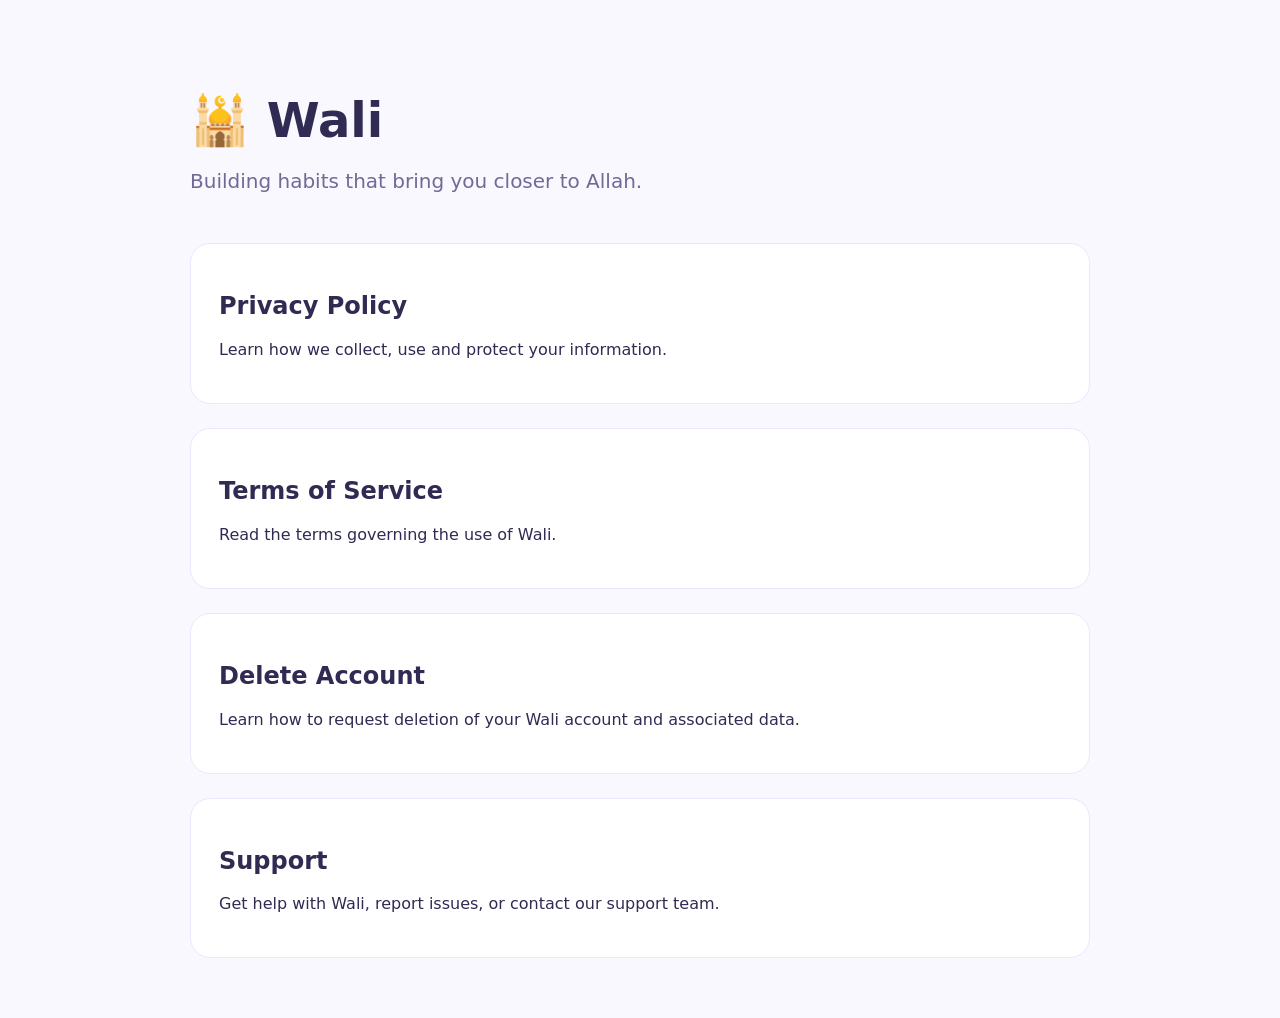
<file: index.html>
<!DOCTYPE html>
<html lang="en">
<head>
<meta charset="UTF-8">
<meta name="viewport" content="width=device-width, initial-scale=1.0">
<title>Wali Legal</title>
<link rel="stylesheet" href="styles.css">
</head>

<body>

<div class="container">

<h1>🕌 Wali</h1>

<p class="subtitle">
Building habits that bring you closer to Allah.
</p>

<div class="cards">

<a href="privacy.html" class="card">
<h2>Privacy Policy</h2>
<p>Learn how we collect, use and protect your information.</p>
</a>

<a href="terms.html" class="card">
<h2>Terms of Service</h2>
<p>Read the terms governing the use of Wali.</p>
</a>

<a href="delete-account.html" class="card">
<h2>Delete Account</h2>
<p>Learn how to request deletion of your Wali account and associated data.</p>
</a>

<a href="support.html" class="card">
<h2>Support</h2>
<p>Get help with Wali, report issues, or contact our support team.</p>
</a>

</div>

</div>

</body>
</html>
</file>
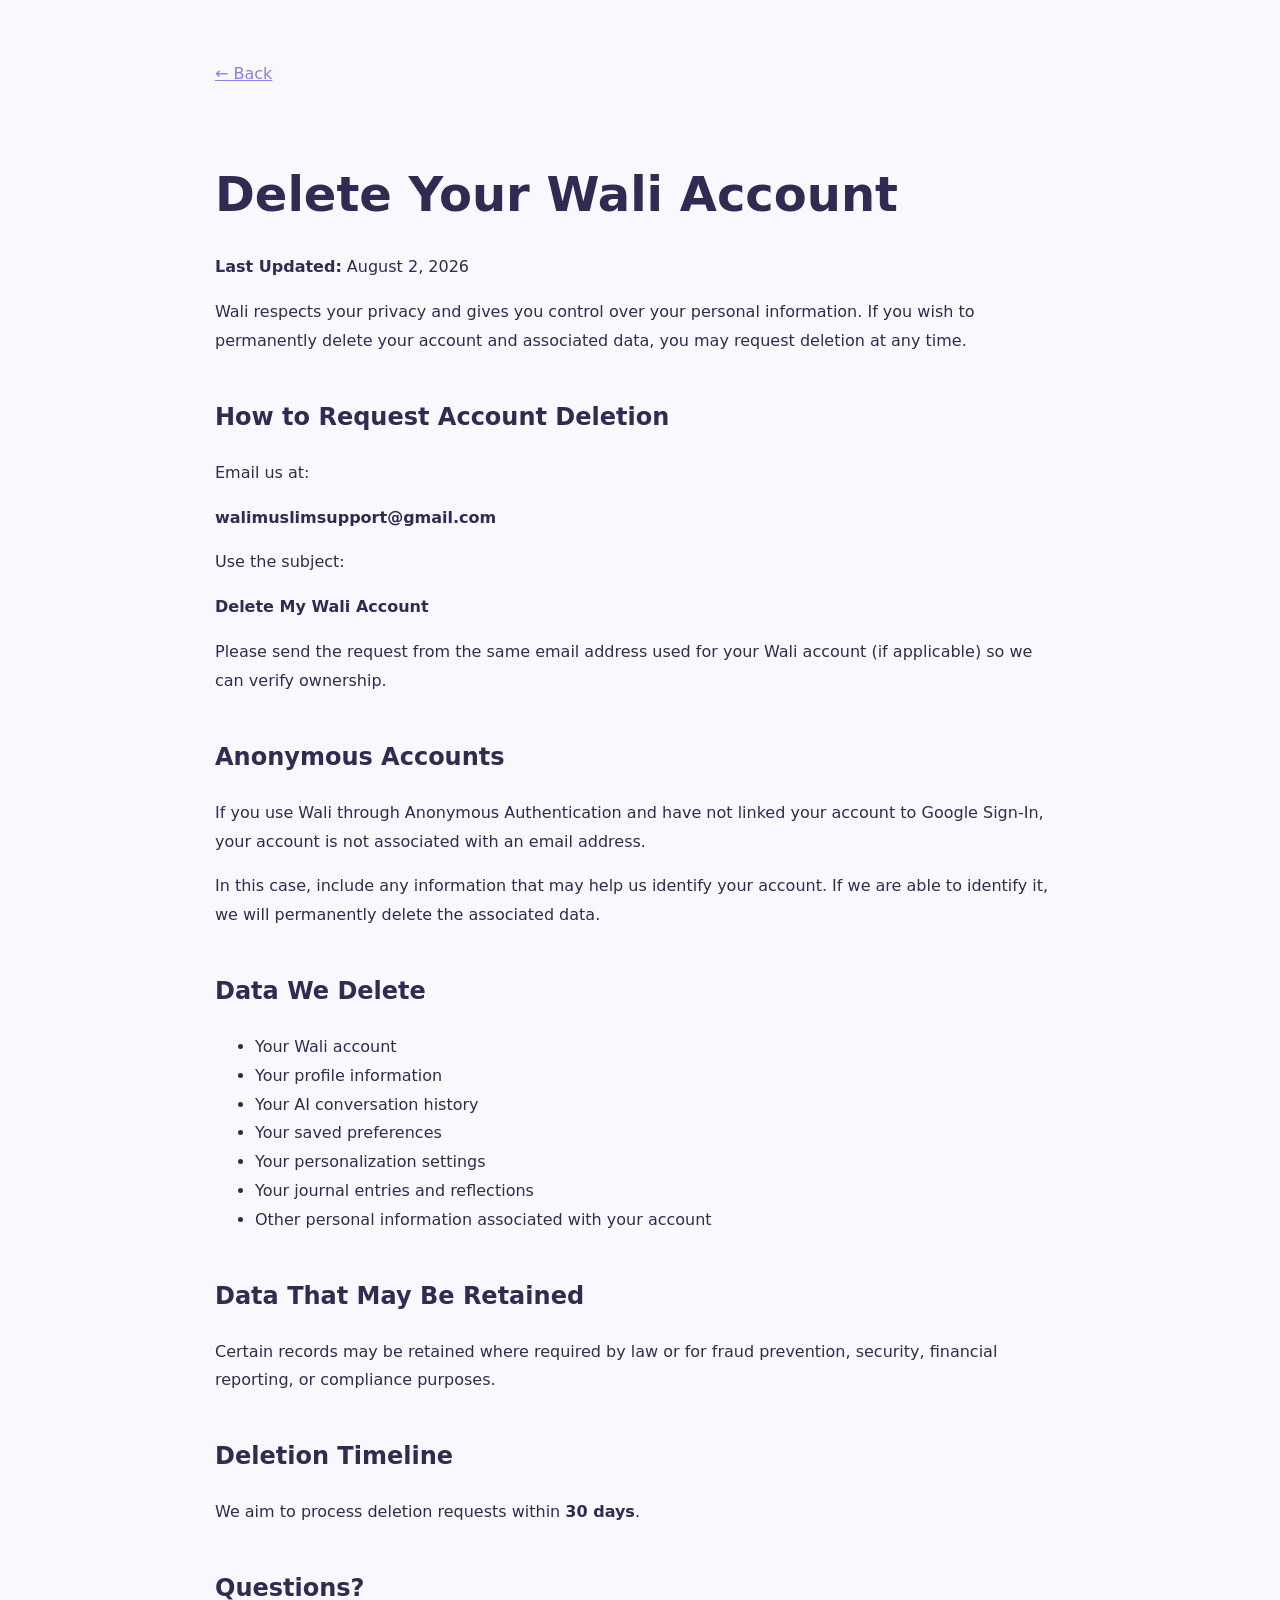
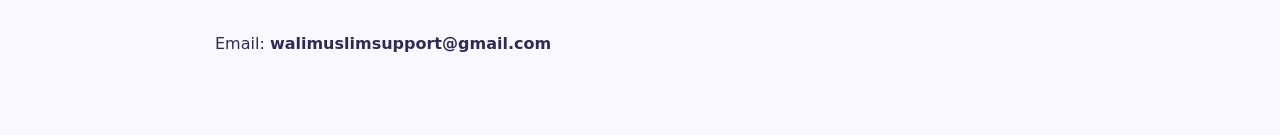
<file: delete-account.html>
<!DOCTYPE html>
<html>
<head>
<meta charset="UTF-8">
<meta name="viewport" content="width=device-width, initial-scale=1.0">
<title>Delete Account</title>
<link rel="stylesheet" href="styles.css">
</head>

<body>

<div class="content">

<a class="back" href="index.html">← Back</a>

<h1>Delete Your Wali Account</h1>

<p><strong>Last Updated:</strong> August 2, 2026</p>

<p>
Wali respects your privacy and gives you control over your personal information.
If you wish to permanently delete your account and associated data, you may request deletion at any time.
</p>

<h2>How to Request Account Deletion</h2>

<p>
Email us at:
</p>

<p>
<strong>walimuslimsupport@gmail.com</strong>
</p>

<p>
Use the subject:
</p>

<p>
<strong>Delete My Wali Account</strong>
</p>

<p>
Please send the request from the same email address used for your Wali account (if applicable) so we can verify ownership.
</p>

<h2>Anonymous Accounts</h2>

<p>
If you use Wali through Anonymous Authentication and have not linked your account to Google Sign-In, your account is not associated with an email address.
</p>

<p>
In this case, include any information that may help us identify your account. If we are able to identify it, we will permanently delete the associated data.
</p>

<h2>Data We Delete</h2>

<ul>
<li>Your Wali account</li>
<li>Your profile information</li>
<li>Your AI conversation history</li>
<li>Your saved preferences</li>
<li>Your personalization settings</li>
<li>Your journal entries and reflections</li>
<li>Other personal information associated with your account</li>
</ul>

<h2>Data That May Be Retained</h2>

<p>
Certain records may be retained where required by law or for fraud prevention, security, financial reporting, or compliance purposes.
</p>

<h2>Deletion Timeline</h2>

<p>
We aim to process deletion requests within <strong>30 days</strong>.
</p>

<h2>Questions?</h2>

<p>
Email:
<strong>walimuslimsupport@gmail.com</strong>
</p>

</div>

</body>
</html>
</file>
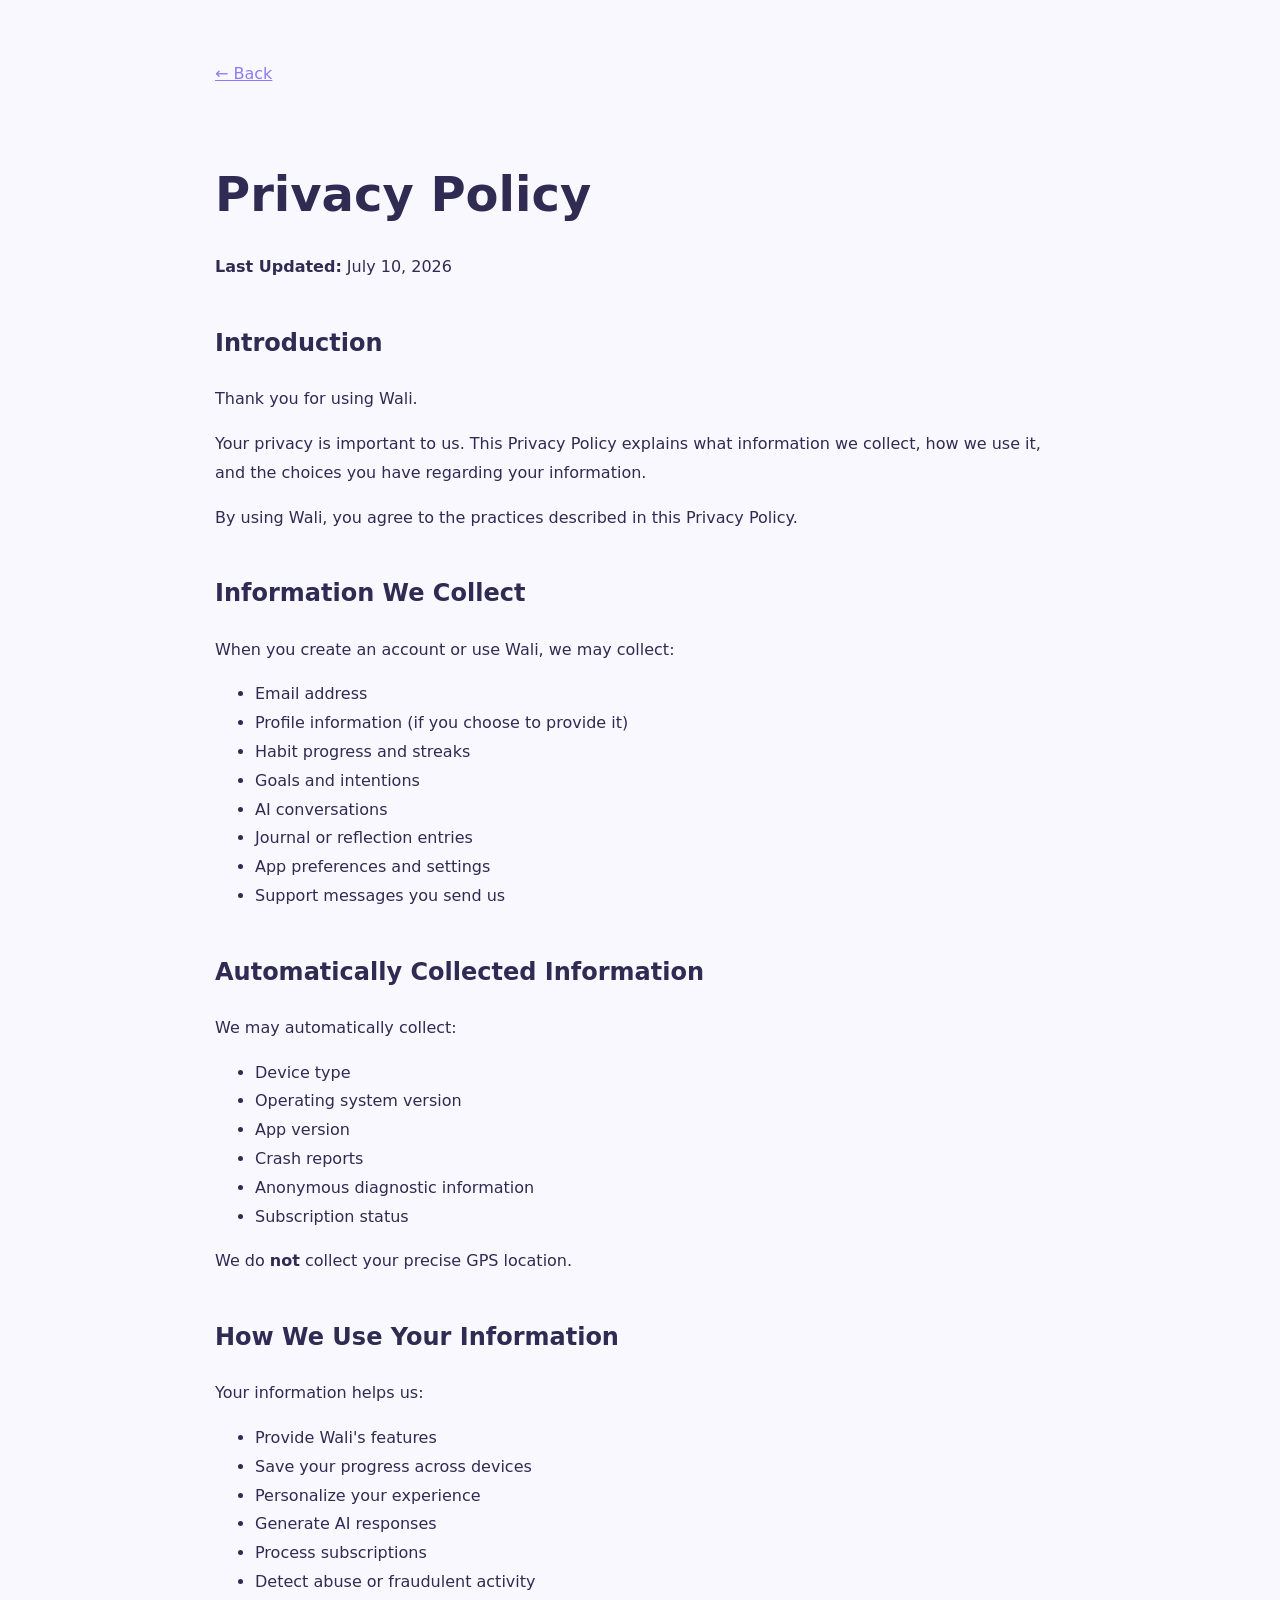
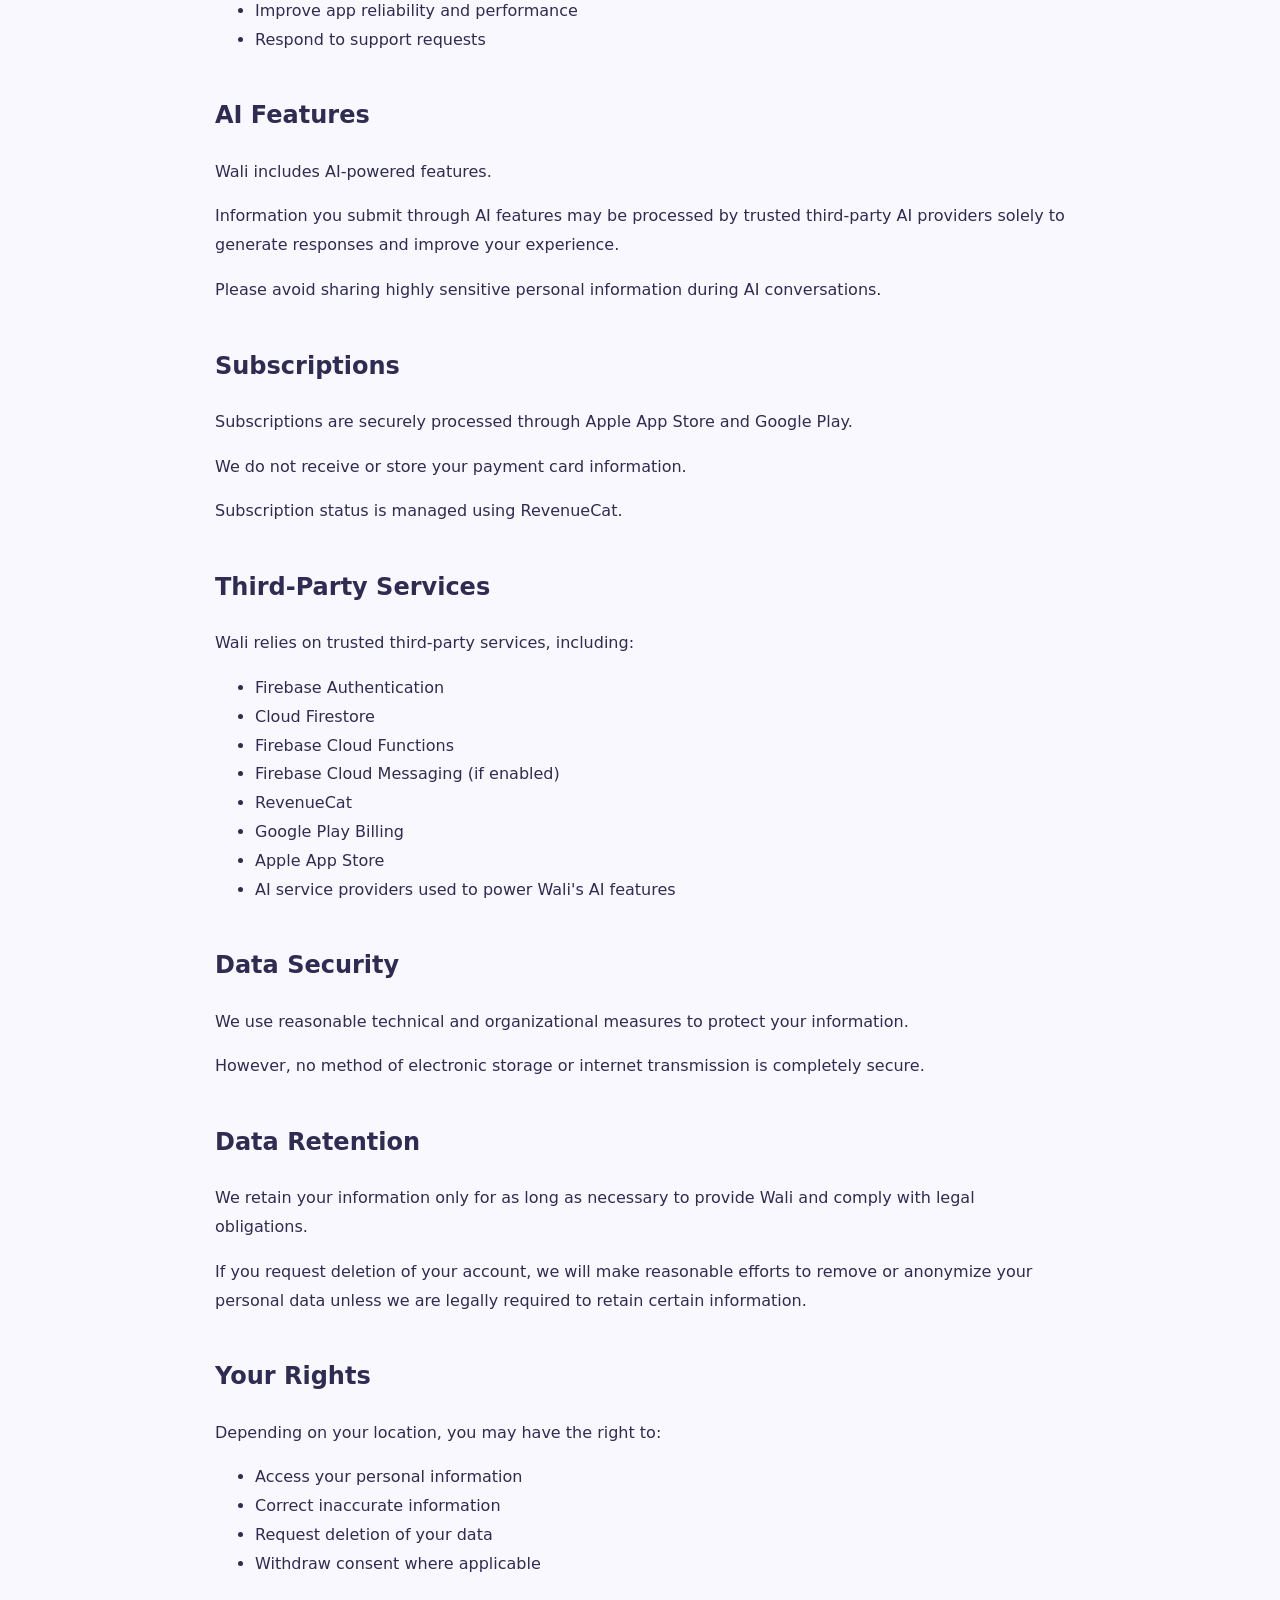
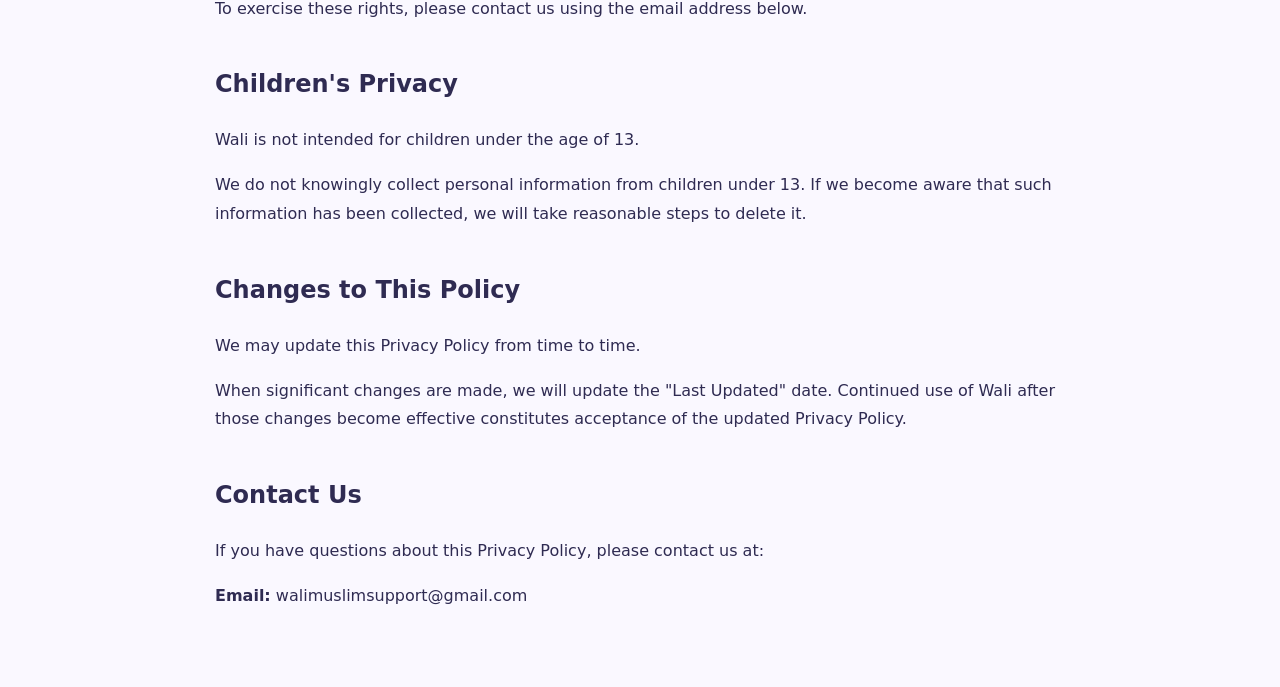
<file: privacy.html>
<!DOCTYPE html>
<html>
<head>
<meta charset="UTF-8">
<meta name="viewport" content="width=device-width, initial-scale=1.0">
<title>Privacy Policy</title>
<link rel="stylesheet" href="styles.css">
</head>

<body>

<div class="content">

<a class="back" href="index.html">← Back</a>

<h1>Privacy Policy</h1>

<p><strong>Last Updated:</strong> July 10, 2026</p>

<h2>Introduction</h2>

<p>
Thank you for using Wali.
</p>

<p>
Your privacy is important to us. This Privacy Policy explains what information we collect, how we use it, and the choices you have regarding your information.
</p>

<p>
By using Wali, you agree to the practices described in this Privacy Policy.
</p>

<h2>Information We Collect</h2>

<p>When you create an account or use Wali, we may collect:</p>

<ul>
<li>Email address</li>
<li>Profile information (if you choose to provide it)</li>
<li>Habit progress and streaks</li>
<li>Goals and intentions</li>
<li>AI conversations</li>
<li>Journal or reflection entries</li>
<li>App preferences and settings</li>
<li>Support messages you send us</li>
</ul>

<h2>Automatically Collected Information</h2>

<p>We may automatically collect:</p>

<ul>
<li>Device type</li>
<li>Operating system version</li>
<li>App version</li>
<li>Crash reports</li>
<li>Anonymous diagnostic information</li>
<li>Subscription status</li>
</ul>

<p>
We do <strong>not</strong> collect your precise GPS location.
</p>

<h2>How We Use Your Information</h2>

<p>Your information helps us:</p>

<ul>
<li>Provide Wali's features</li>
<li>Save your progress across devices</li>
<li>Personalize your experience</li>
<li>Generate AI responses</li>
<li>Process subscriptions</li>
<li>Detect abuse or fraudulent activity</li>
<li>Improve app reliability and performance</li>
<li>Respond to support requests</li>
</ul>

<h2>AI Features</h2>

<p>
Wali includes AI-powered features.
</p>

<p>
Information you submit through AI features may be processed by trusted third-party AI providers solely to generate responses and improve your experience.
</p>

<p>
Please avoid sharing highly sensitive personal information during AI conversations.
</p>

<h2>Subscriptions</h2>

<p>
Subscriptions are securely processed through Apple App Store and Google Play.
</p>

<p>
We do not receive or store your payment card information.
</p>

<p>
Subscription status is managed using RevenueCat.
</p>

<h2>Third-Party Services</h2>

<p>Wali relies on trusted third-party services, including:</p>

<ul>
<li>Firebase Authentication</li>
<li>Cloud Firestore</li>
<li>Firebase Cloud Functions</li>
<li>Firebase Cloud Messaging (if enabled)</li>
<li>RevenueCat</li>
<li>Google Play Billing</li>
<li>Apple App Store</li>
<li>AI service providers used to power Wali's AI features</li>
</ul>

<h2>Data Security</h2>

<p>
We use reasonable technical and organizational measures to protect your information.
</p>

<p>
However, no method of electronic storage or internet transmission is completely secure.
</p>

<h2>Data Retention</h2>

<p>
We retain your information only for as long as necessary to provide Wali and comply with legal obligations.
</p>

<p>
If you request deletion of your account, we will make reasonable efforts to remove or anonymize your personal data unless we are legally required to retain certain information.
</p>

<h2>Your Rights</h2>

<p>Depending on your location, you may have the right to:</p>

<ul>
<li>Access your personal information</li>
<li>Correct inaccurate information</li>
<li>Request deletion of your data</li>
<li>Withdraw consent where applicable</li>
</ul>

<p>
To exercise these rights, please contact us using the email address below.
</p>

<h2>Children's Privacy</h2>

<p>
Wali is not intended for children under the age of 13.
</p>

<p>
We do not knowingly collect personal information from children under 13. If we become aware that such information has been collected, we will take reasonable steps to delete it.
</p>

<h2>Changes to This Policy</h2>

<p>
We may update this Privacy Policy from time to time.
</p>

<p>
When significant changes are made, we will update the "Last Updated" date. Continued use of Wali after those changes become effective constitutes acceptance of the updated Privacy Policy.
</p>

<h2>Contact Us</h2>

<p>
If you have questions about this Privacy Policy, please contact us at:
</p>

<p>
<strong>Email:</strong> walimuslimsupport@gmail.com
</p>
</div>

</body>
</html>
</file>
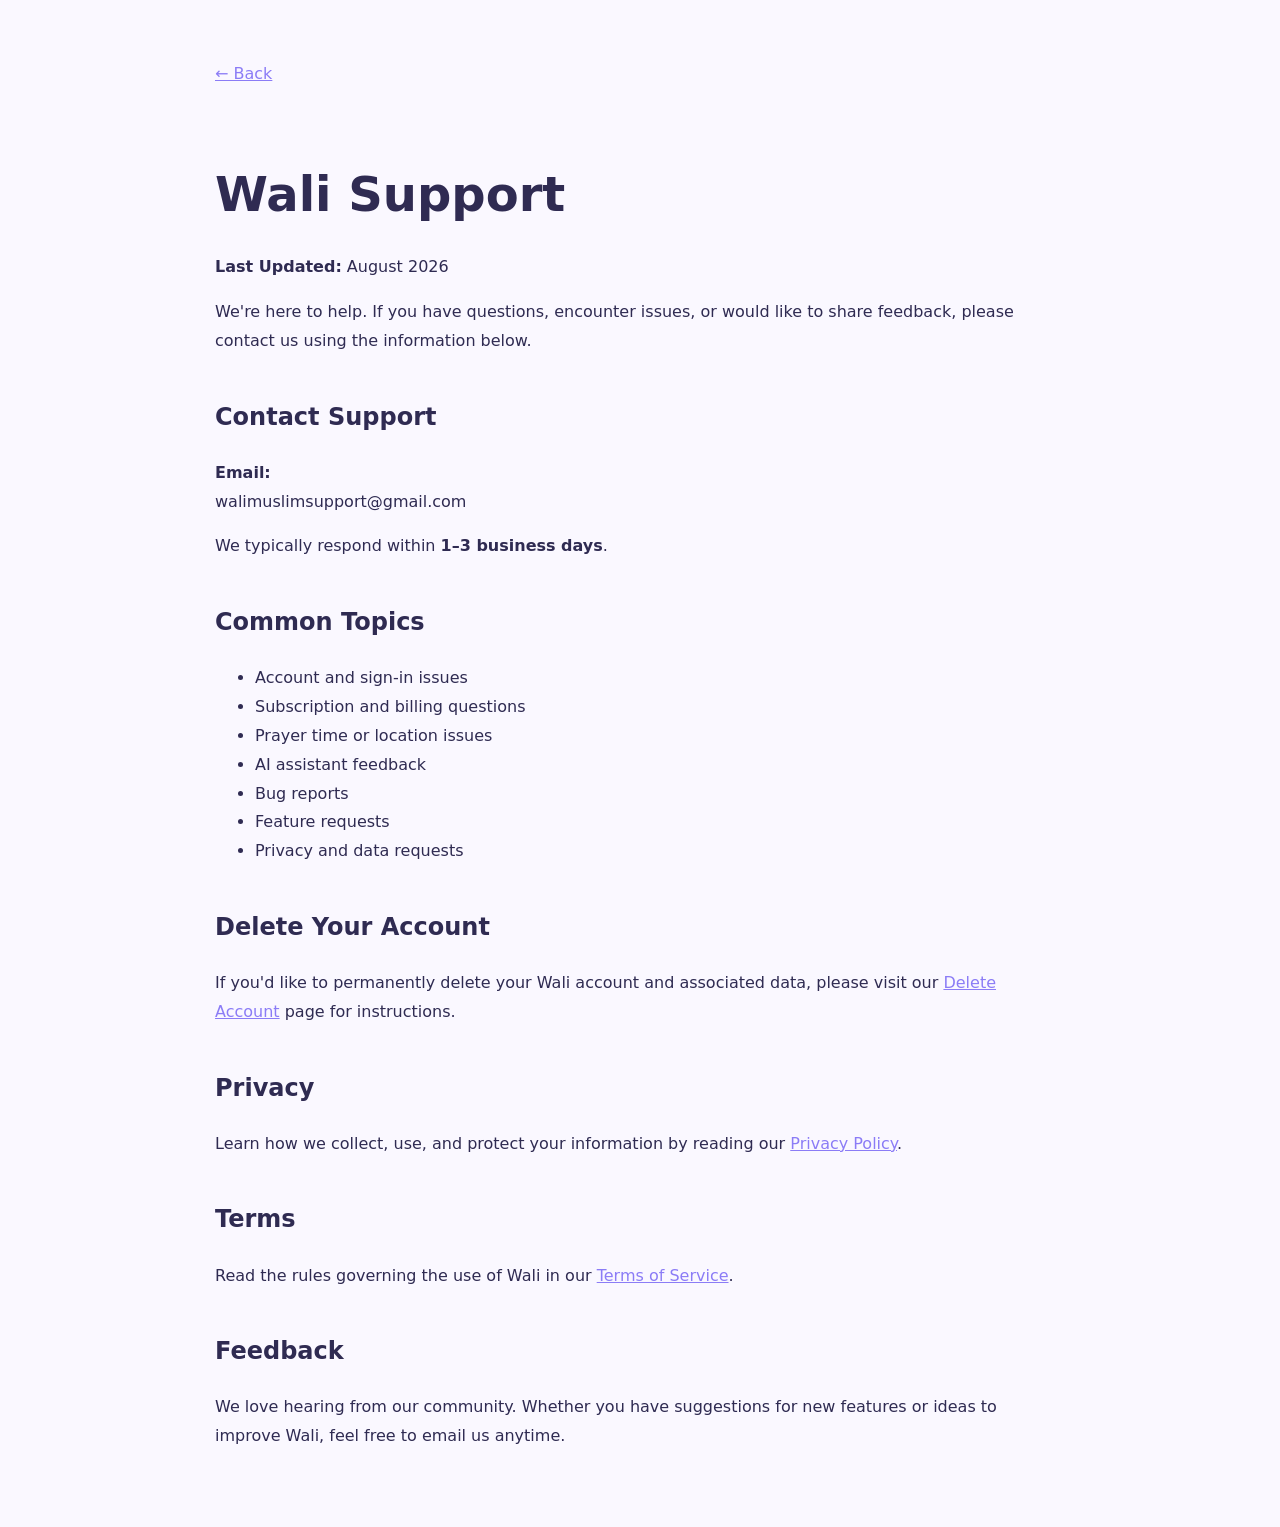
<file: support.html>
<!DOCTYPE html>
<html>
<head>
<meta charset="UTF-8">
<meta name="viewport" content="width=device-width, initial-scale=1.0">
<title>Support - Wali</title>
<link rel="stylesheet" href="styles.css">
</head>

<body>

<div class="content">

<a class="back" href="index.html">← Back</a>

<h1>Wali Support</h1>

<p><strong>Last Updated:</strong> August 2026</p>

<p>
We're here to help. If you have questions, encounter issues, or would like to share feedback, please contact us using the information below.
</p>

<h2>Contact Support</h2>

<p>
<strong>Email:</strong><br>
walimuslimsupport@gmail.com
</p>

<p>
We typically respond within <strong>1–3 business days</strong>.
</p>

<h2>Common Topics</h2>

<ul>
<li>Account and sign-in issues</li>
<li>Subscription and billing questions</li>
<li>Prayer time or location issues</li>
<li>AI assistant feedback</li>
<li>Bug reports</li>
<li>Feature requests</li>
<li>Privacy and data requests</li>
</ul>

<h2>Delete Your Account</h2>

<p>
If you'd like to permanently delete your Wali account and associated data, please visit our
<a href="delete-account.html">Delete Account</a> page for instructions.
</p>

<h2>Privacy</h2>

<p>
Learn how we collect, use, and protect your information by reading our
<a href="privacy.html">Privacy Policy</a>.
</p>

<h2>Terms</h2>

<p>
Read the rules governing the use of Wali in our
<a href="terms.html">Terms of Service</a>.
</p>

<h2>Feedback</h2>

<p>
We love hearing from our community. Whether you have suggestions for new features or ideas to improve Wali, feel free to email us anytime.
</p>

</div>

</body>
</html>
</file>
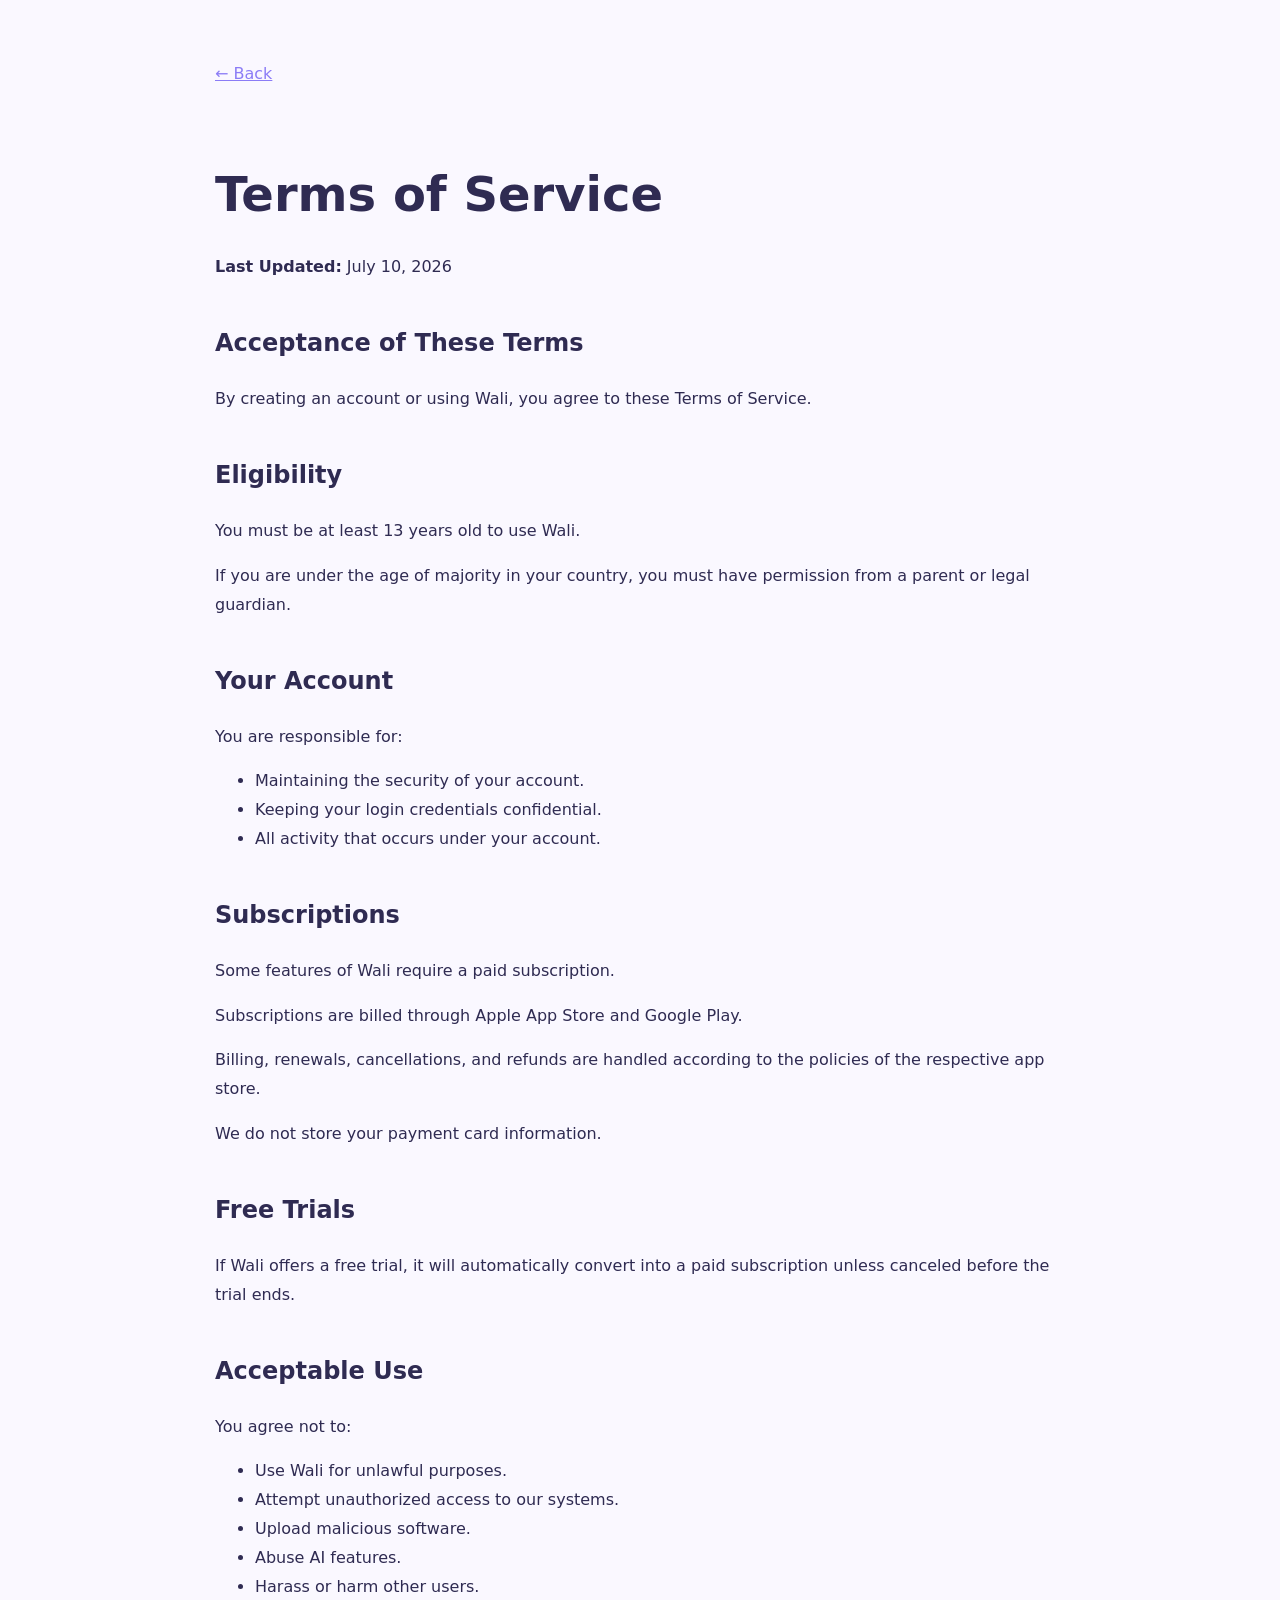
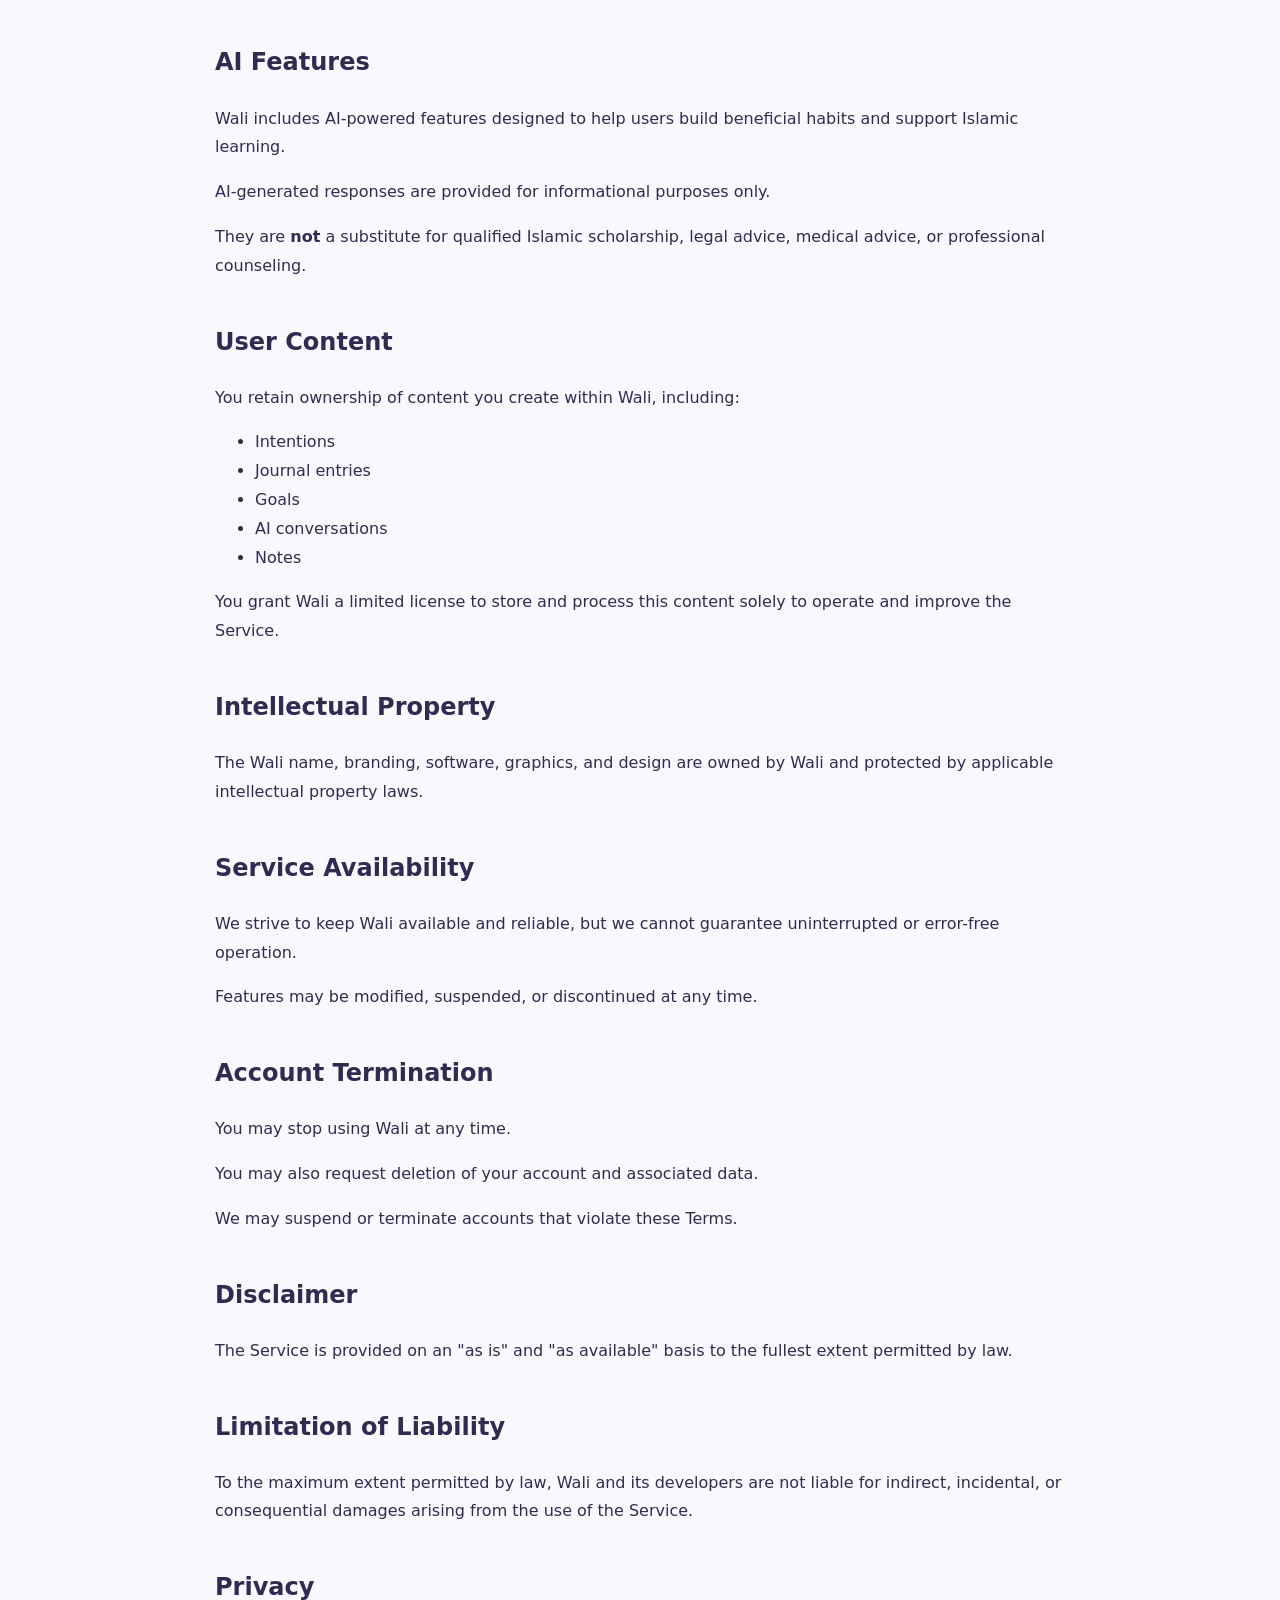
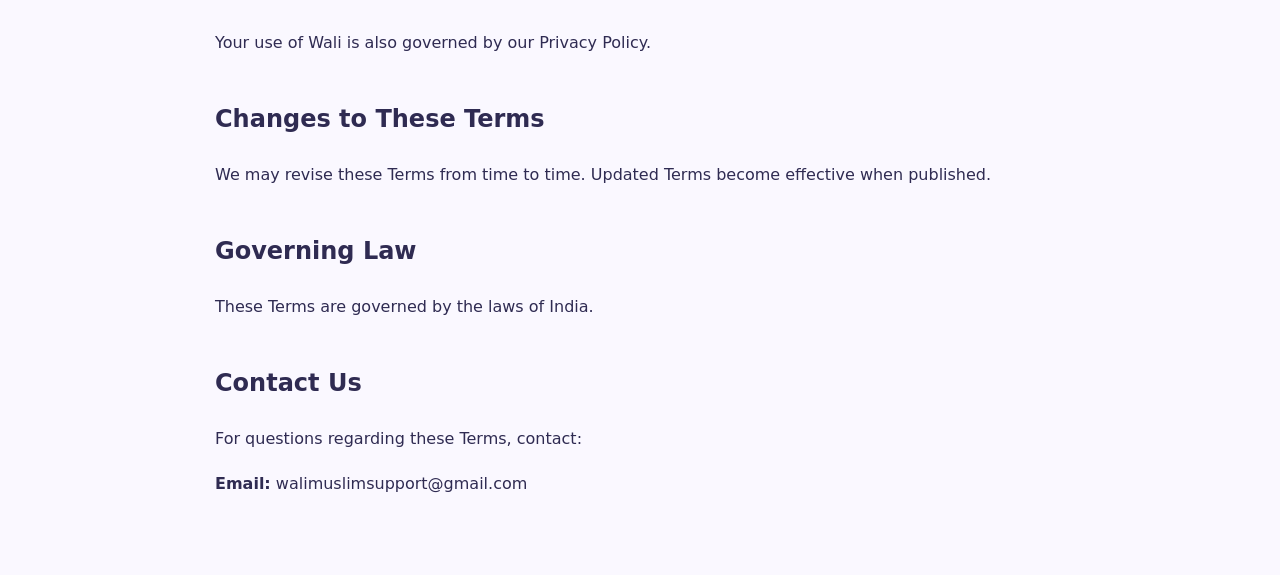
<file: terms.html>
<!DOCTYPE html>
<html>
<head>
<meta charset="UTF-8">
<meta name="viewport" content="width=device-width, initial-scale=1.0">
<title>Terms of Service</title>
<link rel="stylesheet" href="styles.css">
</head>

<body>

<div class="content">

<a class="back" href="index.html">← Back</a>

<h1>Terms of Service</h1>

<p><strong>Last Updated:</strong> July 10, 2026</p>

<h2>Acceptance of These Terms</h2>

<p>
By creating an account or using Wali, you agree to these Terms of Service.
</p>

<h2>Eligibility</h2>

<p>
You must be at least 13 years old to use Wali.
</p>

<p>
If you are under the age of majority in your country, you must have permission from a parent or legal guardian.
</p>

<h2>Your Account</h2>

<p>You are responsible for:</p>

<ul>
<li>Maintaining the security of your account.</li>
<li>Keeping your login credentials confidential.</li>
<li>All activity that occurs under your account.</li>
</ul>

<h2>Subscriptions</h2>

<p>
Some features of Wali require a paid subscription.
</p>

<p>
Subscriptions are billed through Apple App Store and Google Play.
</p>

<p>
Billing, renewals, cancellations, and refunds are handled according to the policies of the respective app store.
</p>

<p>
We do not store your payment card information.
</p>

<h2>Free Trials</h2>

<p>
If Wali offers a free trial, it will automatically convert into a paid subscription unless canceled before the trial ends.
</p>

<h2>Acceptable Use</h2>

<p>You agree not to:</p>

<ul>
<li>Use Wali for unlawful purposes.</li>
<li>Attempt unauthorized access to our systems.</li>
<li>Upload malicious software.</li>
<li>Abuse AI features.</li>
<li>Harass or harm other users.</li>
</ul>

<h2>AI Features</h2>

<p>
Wali includes AI-powered features designed to help users build beneficial habits and support Islamic learning.
</p>

<p>
AI-generated responses are provided for informational purposes only.
</p>

<p>
They are <strong>not</strong> a substitute for qualified Islamic scholarship, legal advice, medical advice, or professional counseling.
</p>

<h2>User Content</h2>

<p>You retain ownership of content you create within Wali, including:</p>

<ul>
<li>Intentions</li>
<li>Journal entries</li>
<li>Goals</li>
<li>AI conversations</li>
<li>Notes</li>
</ul>

<p>
You grant Wali a limited license to store and process this content solely to operate and improve the Service.
</p>

<h2>Intellectual Property</h2>

<p>
The Wali name, branding, software, graphics, and design are owned by Wali and protected by applicable intellectual property laws.
</p>

<h2>Service Availability</h2>

<p>
We strive to keep Wali available and reliable, but we cannot guarantee uninterrupted or error-free operation.
</p>

<p>
Features may be modified, suspended, or discontinued at any time.
</p>

<h2>Account Termination</h2>

<p>
You may stop using Wali at any time.
</p>

<p>
You may also request deletion of your account and associated data.
</p>

<p>
We may suspend or terminate accounts that violate these Terms.
</p>

<h2>Disclaimer</h2>

<p>
The Service is provided on an "as is" and "as available" basis to the fullest extent permitted by law.
</p>

<h2>Limitation of Liability</h2>

<p>
To the maximum extent permitted by law, Wali and its developers are not liable for indirect, incidental, or consequential damages arising from the use of the Service.
</p>

<h2>Privacy</h2>

<p>
Your use of Wali is also governed by our Privacy Policy.
</p>

<h2>Changes to These Terms</h2>

<p>
We may revise these Terms from time to time. Updated Terms become effective when published.
</p>

<h2>Governing Law</h2>

<p>
These Terms are governed by the laws of India.
</p>

<h2>Contact Us</h2>

<p>
For questions regarding these Terms, contact:
</p>

<p>
<strong>Email:</strong> walimuslimsupport@gmail.com
</p>

</div>

</body>
</html>
</file>
<file: styles.css>
body{
    margin:0;
    font-family:Inter,system-ui,sans-serif;
    background:#FAF8FF;
    color:#2F2B52;
}

.container{
    max-width:900px;
    margin:auto;
    padding:60px 24px;
}

h1{
    font-size:48px;
    margin-bottom:10px;
}

.subtitle{
    color:#706A96;
    font-size:20px;
    margin-bottom:50px;
}

.cards{
    display:grid;
    gap:24px;
}

.card{
    background:white;
    border-radius:20px;
    padding:28px;
    text-decoration:none;
    color:inherit;
    border:1px solid #ECE7FF;
    transition:.2s;
}

.card:hover{
    transform:translateY(-4px);
    box-shadow:0 10px 30px rgba(0,0,0,.08);
}

.content{
    max-width:850px;
    margin:auto;
    padding:60px 24px;
    line-height:1.8;
}

.content h1{
    margin-bottom:8px;
}

.content h2{
    margin-top:40px;
}

.content a{
    color:#8B7CF6;
}

.back{
    display:inline-block;
    margin-bottom:30px;
}
</file>
